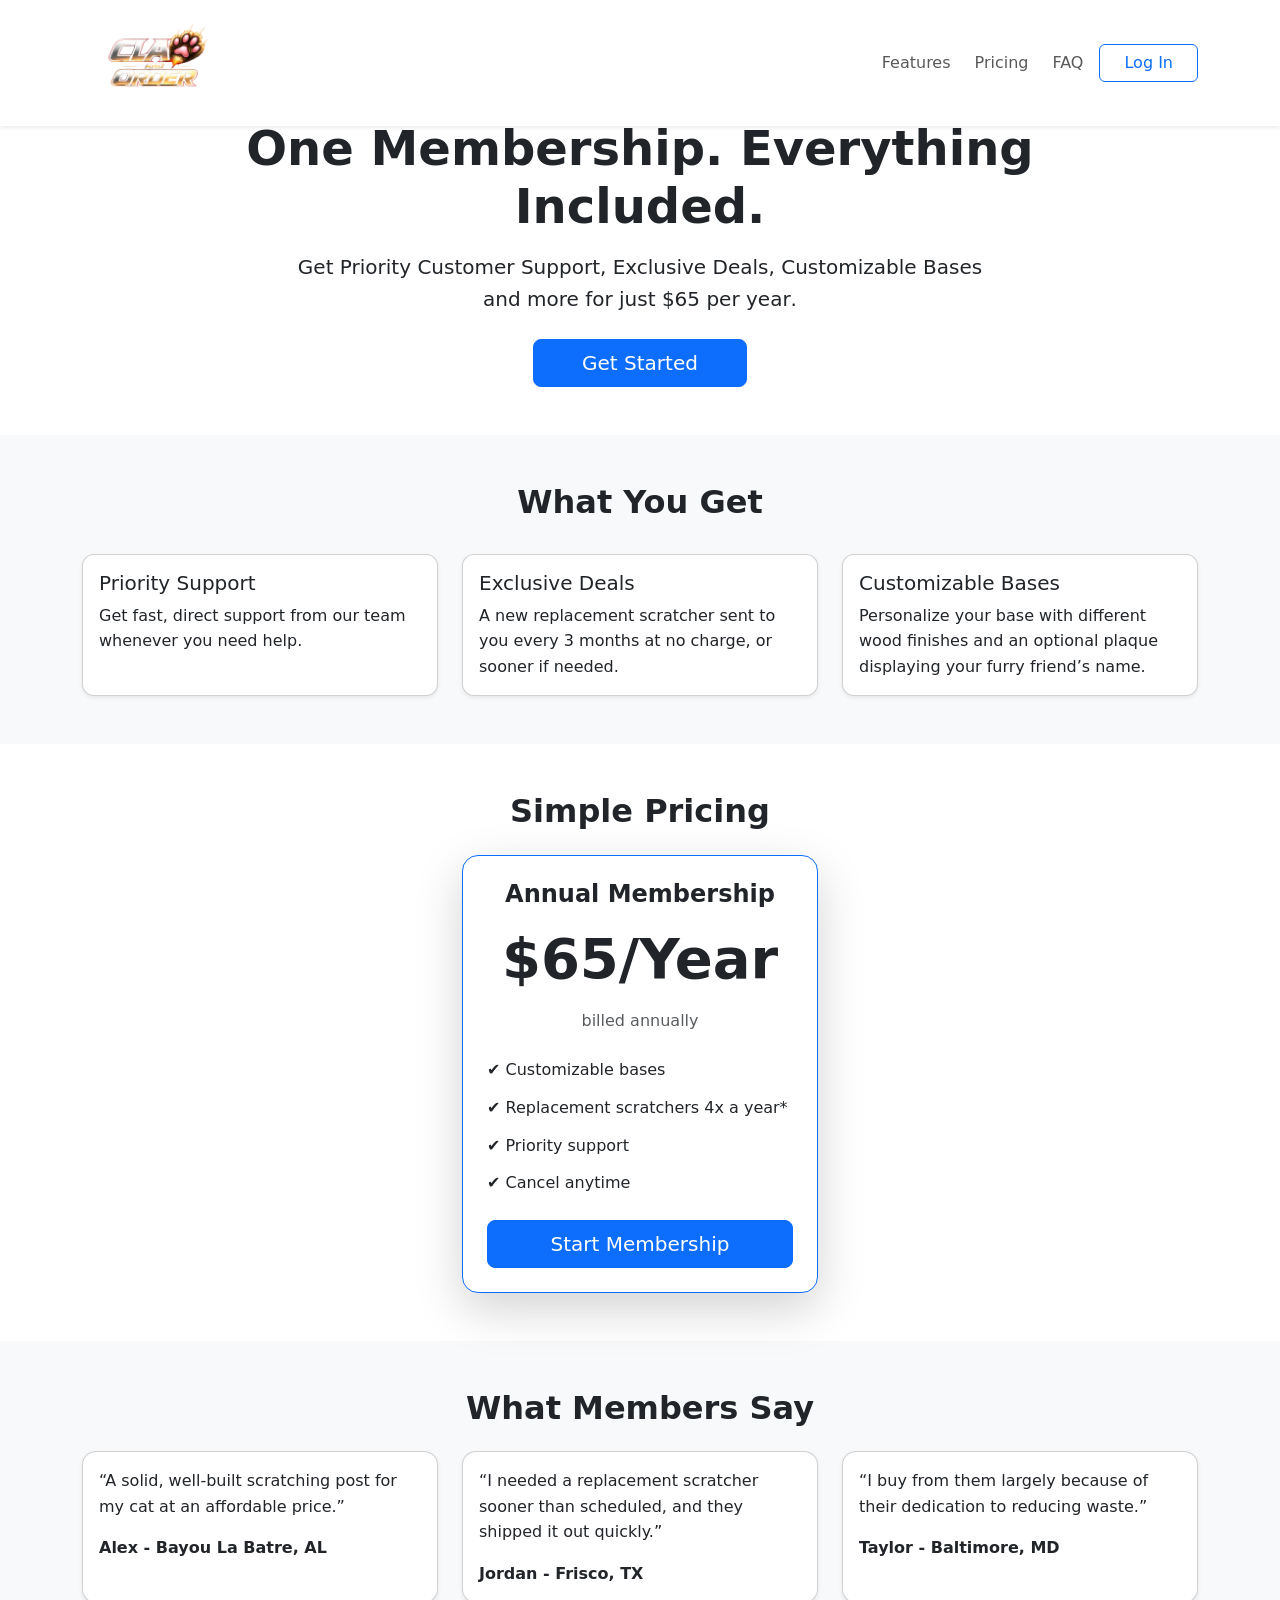
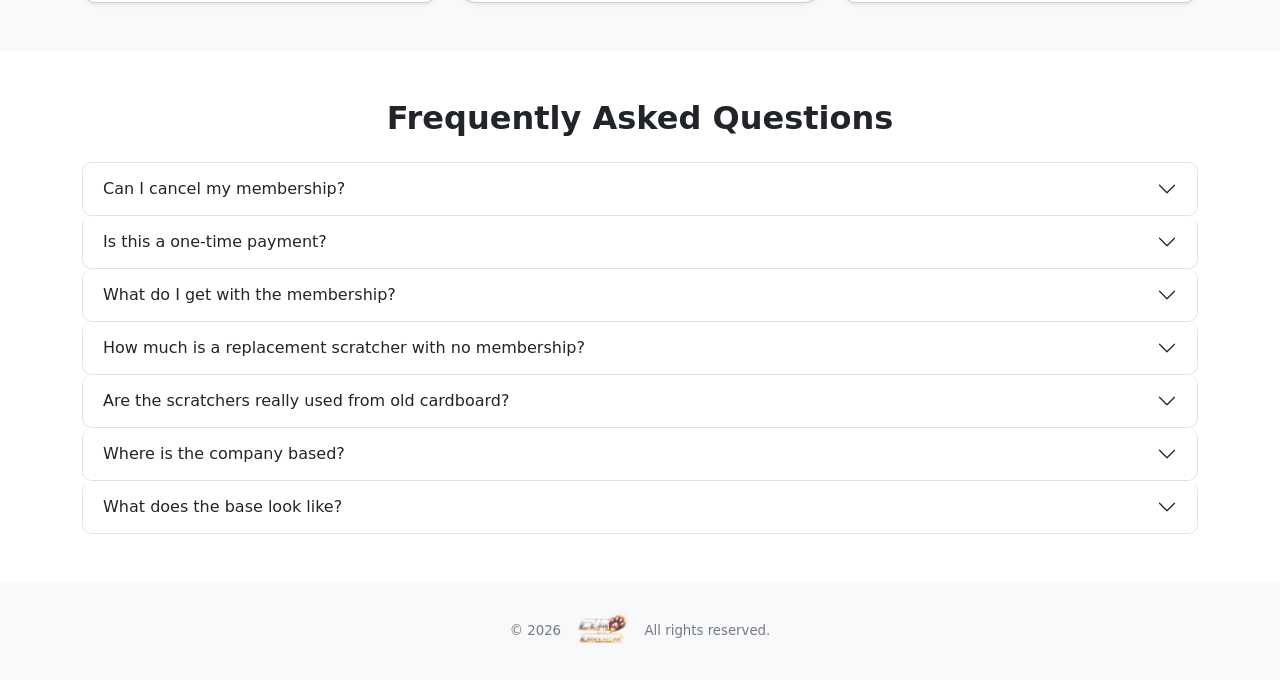
<file: index.html>
<!DOCTYPE html>
<html lang="en">
<head>
  <meta charset="UTF-8" />
  <meta name="viewport" content="width=device-width, initial-scale=1" />
  <title>PremiumHub – $65/Year Membership</title>

  <!-- Bootstrap CSS -->
  <link
    href="https://cdn.jsdelivr.net/npm/bootstrap@5.3.3/dist/css/bootstrap.min.css"
    rel="stylesheet"
  />
  <link rel="stylesheet" href="style.css">

</head>

<body class="bg-light">

<!-- ================= NAVBAR ================= -->
<nav class="navbar navbar-expand-lg navbar-light bg-white shadow-sm fixed-top">
  <div class="container">
    <a class="navbar-brand fw-bold" href="#"><img src="claw-and-order.png" alt="Claw and Order" height="100px"></a>

    <button
      class="navbar-toggler"
      type="button"
      data-bs-toggle="collapse"
      data-bs-target="#navbarNav"
      aria-controls="navbarNav"
      aria-expanded="false"
      aria-label="Toggle navigation"
    >
      <span class="navbar-toggler-icon"></span>
    </button>

    <div class="collapse navbar-collapse" id="navbarNav">
      <ul class="navbar-nav ms-auto align-items-lg-center gap-2">
        <li class="nav-item"><a class="nav-link" href="#features">Features</a></li>
        <li class="nav-item"><a class="nav-link" href="#pricing">Pricing</a></li>
        <li class="nav-item"><a class="nav-link" href="#faq">FAQ</a></li>
        <li class="nav-item">
          <a class="btn btn-outline-primary px-4" href="#">Log In</a>
        </li>
      </ul>
    </div>
  </div>
</nav>

<!-- spacing for fixed navbar -->
<div style="height: 72px;"></div>

<!-- ================= HERO ================= -->
<section class="py-5 text-center bg-white">
  <div class="container">
    <h1 class="fw-bold display-5">
      One Membership. Everything Included.
    </h1>
    <p class="lead mt-3 mb-4">
      Get Priority Customer Support, Exclusive Deals, Customizable Bases and more 
      for just <strong>$65 per year</strong>.
    </p>
    <a href="#pricing" class="btn btn-primary btn-lg px-5">
      Get Started
    </a>
  </div>
</section>

<!-- ================= FEATURES ================= -->
<section id="features" class="py-5">
  <div class="container">
    <div class="row text-center mb-4">
      <h2 class="fw-bold">What You Get</h2>
    </div>

    <div class="row g-4">
      <div class="col-md-4">
        <div class="card h-100 shadow-sm">
          <div class="card-body">
            <h5 class="card-title">Priority Support</h5>
            <p class="card-text">
              Get fast, direct support from our team whenever you need help.
            </p>
          </div>
        </div>
      </div>

      <div class="col-md-4">
        <div class="card h-100 shadow-sm">
          <div class="card-body">
            <h5 class="card-title">Exclusive Deals</h5>
            <p class="card-text">
              A new replacement scratcher sent to you every 3 months at no charge, or sooner if needed.
            </p>
          </div>
        </div>
      </div>

      <div class="col-md-4">
        <div class="card h-100 shadow-sm">
          <div class="card-body">
            <h5 class="card-title">Customizable Bases</h5>
            <p class="card-text">
              Personalize your base with different wood finishes and an optional plaque displaying your furry friend’s name.
            </p>
          </div>
        </div>
      </div>
    </div>
  </div>
</section>

<!-- ================= PRICING ================= -->
<section id="pricing" class="py-5 bg-white">
  <div class="container text-center">
    <h2 class="fw-bold mb-4">Simple Pricing</h2>

    <div class="row justify-content-center">
      <div class="col-md-6 col-lg-4">
        <div class="card shadow-lg border-primary">
          <div class="card-body p-4">
            <h4 class="fw-bold">Annual Membership</h4>
            <h1 class="display-4 fw-bold my-3">$65/Year</h1>
            <p class="text-muted">billed annually</p>

            <ul class="list-unstyled text-start my-4">
              <li>✔ Customizable bases</li>
              <li>✔ Replacement scratchers 4x a year*</li>
              <li>✔ Priority support</li>
              <li>✔ Cancel anytime</li>
            </ul>

            <a href="signup.html" class="btn btn-primary btn-lg w-100">
              Start Membership
            </a>
          </div>
        </div>
      </div>
    </div>
  </div>
</section>

<!-- ================= TESTIMONIALS ================= -->
<section class="py-5">
  <div class="container">
    <h2 class="fw-bold text-center mb-4">What Members Say</h2>

    <div class="row g-4">
      <div class="col-md-4">
        <div class="card h-100 shadow-sm">
          <div class="card-body">
            <p>
              “A solid, well-built scratching post for my cat at an affordable price.”
            </p>
            <strong>Alex - Bayou La Batre, AL</strong>
          </div>
        </div>
      </div>

      <div class="col-md-4">
        <div class="card h-100 shadow-sm">
          <div class="card-body">
            <p>
              “I needed a replacement scratcher sooner than scheduled, and they shipped it out quickly.”
            </p>
            <strong>Jordan - Frisco, TX</strong>
          </div>
        </div>
      </div>

      <div class="col-md-4">
        <div class="card h-100 shadow-sm">
          <div class="card-body">
            <p>
              “I buy from them largely because of their dedication to reducing waste.”
            </p>
            <strong>Taylor - Baltimore, MD</strong>
          </div>
        </div>
      </div>
    </div>
  </div>
</section>

<!-- ================= FAQ ================= -->
<section id="faq" class="py-5 bg-white">
  <div class="container">
    <h2 class="fw-bold text-center mb-4">Frequently Asked Questions</h2>

    <div class="accordion" id="faqAccordion">

      <!-- FAQ 1 -->
      <div class="accordion-item">
        <h2 class="accordion-header" id="headingOne">
          <button
            class="accordion-button collapsed"
            type="button"
            data-bs-toggle="collapse"
            data-bs-target="#faqOne"
            aria-expanded="false"
            aria-controls="faqOne"
          >
            Can I cancel my membership?
          </button>
        </h2>

        <div
          id="faqOne"
          class="accordion-collapse collapse"
          aria-labelledby="headingOne"
          data-bs-parent="#faqAccordion"
        >
          <div class="accordion-body">
            Yes, you may cancel your membership at anytime.
          </div>
        </div>
      </div>

      <!-- FAQ 2 -->
      <div class="accordion-item">
        <h2 class="accordion-header" id="headingTwo">
          <button
            class="accordion-button collapsed"
            type="button"
            data-bs-toggle="collapse"
            data-bs-target="#faqTwo"
            aria-expanded="false"
            aria-controls="faqTwo"
          >
            Is this a one-time payment?
          </button>
        </h2>

        <div
          id="faqTwo"
          class="accordion-collapse collapse"
          aria-labelledby="headingTwo"
          data-bs-parent="#faqAccordion"
        >
          <div class="accordion-body">
            The membership is billed annually at $65/year or $5.33/month.
          </div>
        </div>
      </div>

      <!-- FAQ 3 -->
      <div class="accordion-item">
        <h2 class="accordion-header" id="headingThree">
          <button
            class="accordion-button collapsed"
            type="button"
            data-bs-toggle="collapse"
            data-bs-target="#faqThree"
            aria-expanded="false"
            aria-controls="faqThree"
          >
            What do I get with the membership?
          </button>
        </h2>

        <div
          id="faqThree"
          class="accordion-collapse collapse"
          aria-labelledby="headingThree"
          data-bs-parent="#faqAccordion"
        >
          <div class="accordion-body">
            You get a new scratcher replacement for your base every 3 months or sooner if needed, along with exclusive discounts and the option to customize your bases.
          </div>
        </div>
      </div>
      
      <div class="accordion-item">
        <h2 class="accordion-header" id="headingFour">
          <button
            class="accordion-button collapsed"
            type="button"
            data-bs-toggle="collapse"
            data-bs-target="#faqFour"
            aria-expanded="false"
            aria-controls="faqFour"
          >
            How much is a replacement scratcher with no membership?
          </button>
        </h2>

        <div
          id="faqFour"
          class="accordion-collapse collapse"
          aria-labelledby="headingFour"
          data-bs-parent="#faqAccordion"
        >
          <div class="accordion-body">
            $5.
          </div>
        </div>
      </div>




       <div class="accordion-item">
        <h2 class="accordion-header" id="headingFive">
          <button
            class="accordion-button collapsed"
            type="button"
            data-bs-toggle="collapse"
            data-bs-target="#faqFive"
            aria-expanded="false"
            aria-controls="faqFive"
          >
            Are the scratchers really used from old cardboard?
          </button>
        </h2>

        <div
          id="faqFive"
          class="accordion-collapse collapse"
          aria-labelledby="headingFive"
          data-bs-parent="#faqAccordion"
        >
          <div class="accordion-body">
            We maintain Waste Diversion Agreements with multiple companies to collect and repurpose their scrap cardboard. This provides the raw materials used to manufacture our scratchers, allowing us to offer them at a lower cost. At the same time, this process helps each partner company reduce its overall carbon footprint.
          </div>
        </div>
      </div>



      <div class="accordion-item">
        <h2 class="accordion-header" id="headingSix">
          <button
            class="accordion-button collapsed"
            type="button"
            data-bs-toggle="collapse"
            data-bs-target="#faqSix"
            aria-expanded="false"
            aria-controls="faqSix"
          >
            Where is the company based?
          </button>
        </h2>

        <div
          id="faqSix"
          class="accordion-collapse collapse"
          aria-labelledby="headingSix"
          data-bs-parent="#faqAccordion"
        >
          <div class="accordion-body">
            We are a U.S.-based company, proudly manufacturing locally in Silicon Valley, California.
          </div>
        </div>
      </div>


      <div class="accordion-item">
        <h2 class="accordion-header" id="headingSeven">
          <button
            class="accordion-button collapsed"
            type="button"
            data-bs-toggle="collapse"
            data-bs-target="#faqSeven"
            aria-expanded="false"
            aria-controls="faqSeven"
          >
            What does the base look like?
          </button>
        </h2>

        <div
          id="faqSeven"
          class="accordion-collapse collapse"
          aria-labelledby="headingSeven"
          data-bs-parent="#faqAccordion"
        >
          <div class="accordion-body">
            <img src="bases.png">
          </div>
        </div>
      </div>


    </div>
  </div>
</section>

<!-- ================= FOOTER ================= -->
<footer class="py-4 text-center text-muted bg-light">
  <div class="container">
    <small>© 2026 <img src="claw-and-order.png" alt="Claw and Order" height="50px">
 All rights reserved.</small>
  </div>
</footer>

<!-- Bootstrap JS -->
<script src="https://cdn.jsdelivr.net/npm/bootstrap@5.3.3/dist/js/bootstrap.bundle.min.js"></script>

</body>
</html>
</file>
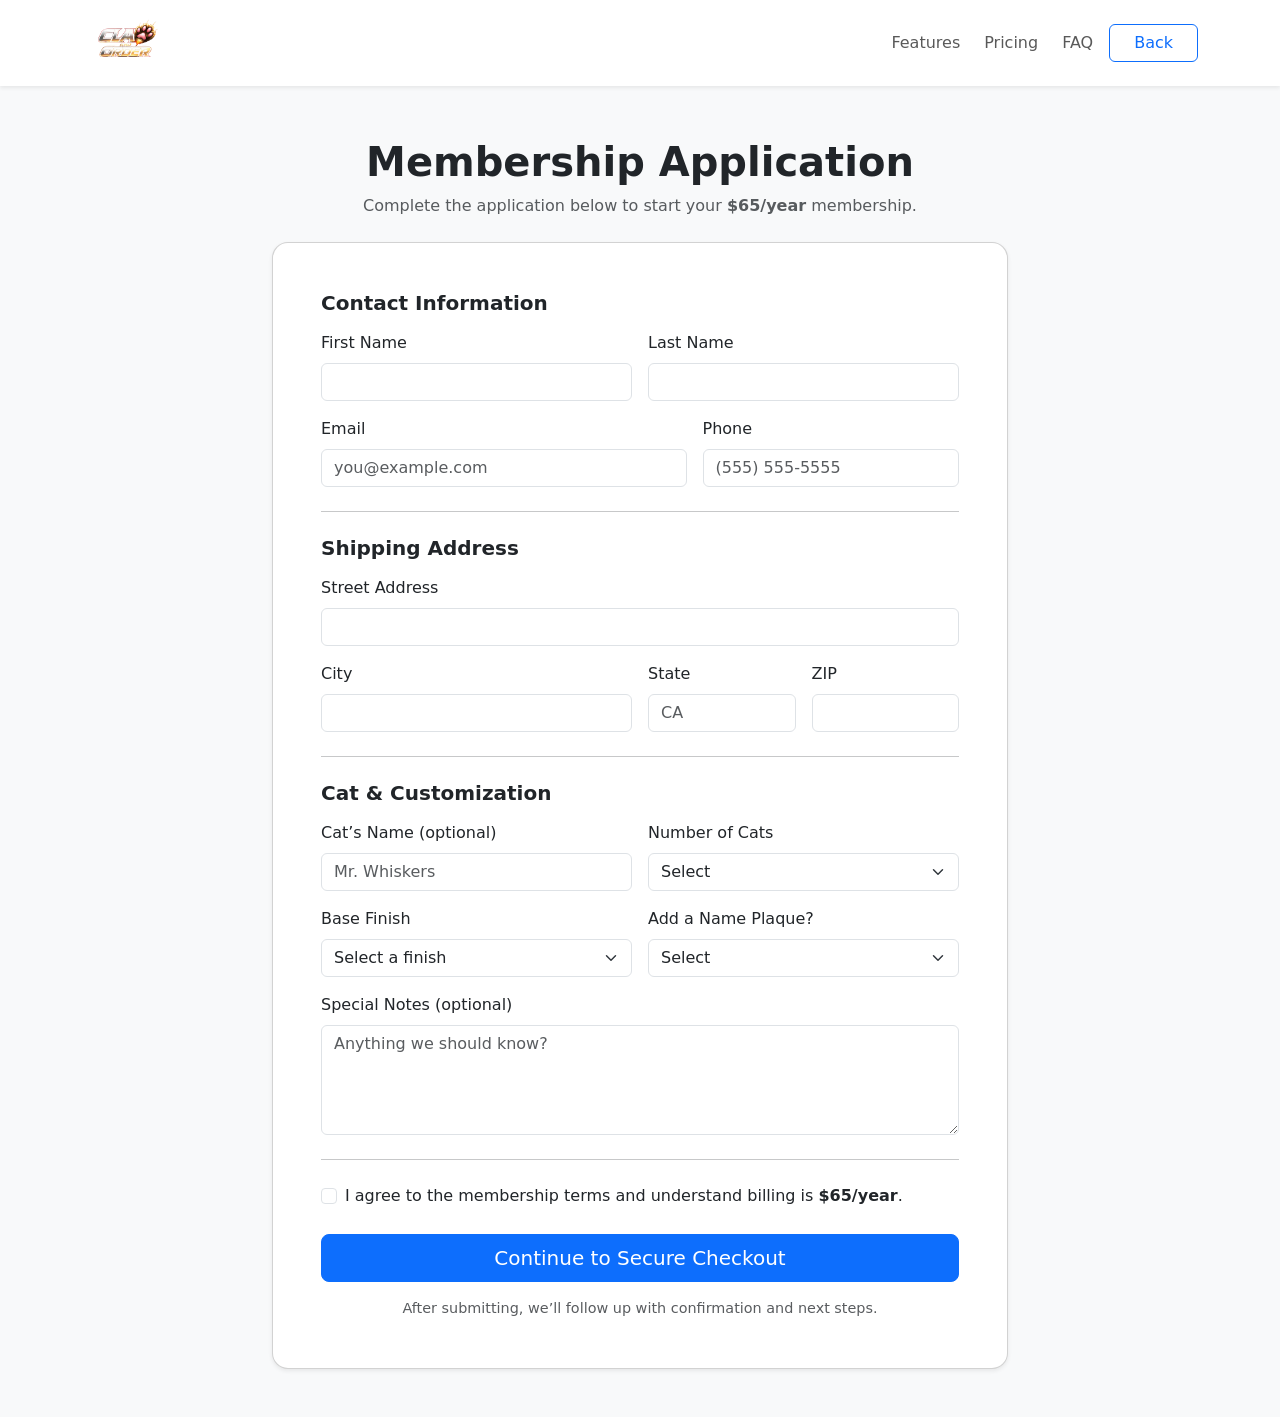
<file: signup.html>
<!DOCTYPE html>
<html lang="en">
<head>
  <meta charset="UTF-8" />
  <meta name="viewport" content="width=device-width, initial-scale=1" />
  <title>Claw &amp; Order — Membership Application</title>

  <!-- Bootstrap CSS -->
  <link
    href="https://cdn.jsdelivr.net/npm/bootstrap@5.3.3/dist/css/bootstrap.min.css"
    rel="stylesheet"
  />

  <style>
    body { padding-top: 90px; }
    .card { border-radius: 1rem; }
  </style>
</head>

<body class="bg-light">

<!-- ================= NAVBAR ================= -->
<nav class="navbar navbar-expand-lg navbar-light bg-white shadow-sm fixed-top">
  <div class="container">
    <a class="navbar-brand d-flex align-items-center" href="index.html">
      <img src="claw-and-order.png" alt="Claw & Order" height="60" class="me-2">
    </a>

    <button
      class="navbar-toggler"
      type="button"
      data-bs-toggle="collapse"
      data-bs-target="#navbarNav"
      aria-controls="navbarNav"
      aria-expanded="false"
      aria-label="Toggle navigation"
    >
      <span class="navbar-toggler-icon"></span>
    </button>

    <div class="collapse navbar-collapse" id="navbarNav">
      <ul class="navbar-nav ms-auto align-items-lg-center gap-2">
        <li class="nav-item"><a class="nav-link" href="index.html#features">Features</a></li>
        <li class="nav-item"><a class="nav-link" href="index.html#pricing">Pricing</a></li>
        <li class="nav-item"><a class="nav-link" href="index.html#faq">FAQ</a></li>
        <li class="nav-item"><a class="btn btn-outline-primary px-4" href="mycode.html">Back</a></li>
      </ul>
    </div>
  </div>
</nav>

<!-- ================= FORM ================= -->
<section class="py-5">
  <div class="container">
    <div class="row justify-content-center">
      <div class="col-lg-8">

        <div class="text-center mb-4">
          <h1 class="fw-bold">Membership Application</h1>
          <p class="text-muted mb-0">
            Complete the application below to start your <strong>$65/year</strong> membership.
          </p>
        </div>

        <div class="card shadow-sm">
          <div class="card-body p-4 p-md-5">

            <form class="needs-validation" novalidate>

              <!-- Contact Info -->
              <h5 class="fw-bold mb-3">Contact Information</h5>
              <div class="row g-3">
                <div class="col-md-6">
                  <label class="form-label">First Name</label>
                  <input type="text" class="form-control" required>
                  <div class="invalid-feedback">Please enter your first name.</div>
                </div>

                <div class="col-md-6">
                  <label class="form-label">Last Name</label>
                  <input type="text" class="form-control" required>
                  <div class="invalid-feedback">Please enter your last name.</div>
                </div>

                <div class="col-md-7">
                  <label class="form-label">Email</label>
                  <input type="email" class="form-control" placeholder="you@example.com" required>
                  <div class="invalid-feedback">Please enter a valid email.</div>
                </div>

                <div class="col-md-5">
                  <label class="form-label">Phone</label>
                  <input type="tel" class="form-control" placeholder="(555) 555-5555" required>
                  <div class="invalid-feedback">Please enter a phone number.</div>
                </div>
              </div>

              <hr class="my-4">

              <!-- Shipping -->
              <h5 class="fw-bold mb-3">Shipping Address</h5>
              <div class="row g-3">
                <div class="col-12">
                  <label class="form-label">Street Address</label>
                  <input type="text" class="form-control" required>
                  <div class="invalid-feedback">Please enter your street address.</div>
                </div>

                <div class="col-md-6">
                  <label class="form-label">City</label>
                  <input type="text" class="form-control" required>
                  <div class="invalid-feedback">Please enter your city.</div>
                </div>

                <div class="col-md-3">
                  <label class="form-label">State</label>
                  <input type="text" class="form-control" maxlength="2" placeholder="CA" required>
                  <div class="invalid-feedback">Please enter your state.</div>
                </div>

                <div class="col-md-3">
                  <label class="form-label">ZIP</label>
                  <input type="text" class="form-control" required>
                  <div class="invalid-feedback">Please enter your ZIP code.</div>
                </div>
              </div>

              <hr class="my-4">

              <!-- Pet / Product Preferences -->
              <h5 class="fw-bold mb-3">Cat &amp; Customization</h5>
              <div class="row g-3">
                <div class="col-md-6">
                  <label class="form-label">Cat’s Name (optional)</label>
                  <input type="text" class="form-control" placeholder="Mr. Whiskers">
                </div>

                <div class="col-md-6">
                  <label class="form-label">Number of Cats</label>
                  <select class="form-select" required>
                    <option value="" selected disabled>Select</option>
                    <option>1</option>
                    <option>2</option>
                    <option>3</option>
                    <option>4+</option>
                  </select>
                  <div class="invalid-feedback">Please select an option.</div>
                </div>

                <div class="col-md-6">
                  <label class="form-label">Base Finish</label>
                  <select class="form-select" required>
                    <option value="" selected disabled>Select a finish</option>
                    <option>Natural</option>
                    <option>Walnut</option>
                    <option>Espresso</option>
                    <option>White</option>
                    <option>Black</option>
                  </select>
                  <div class="invalid-feedback">Please choose a base finish.</div>
                </div>

                <div class="col-md-6">
                  <label class="form-label">Add a Name Plaque?</label>
                  <select class="form-select" id="plaqueChoice" required>
                    <option value="" selected disabled>Select</option>
                    <option value="no">No</option>
                    <option value="yes">Yes</option>
                  </select>
                  <div class="invalid-feedback">Please select an option.</div>
                </div>

                <div class="col-12" id="plaqueNameWrap" style="display:none;">
                  <label class="form-label">Plaque Name</label>
                  <input type="text" class="form-control" id="plaqueName" placeholder="Name on plaque">
                  <div class="form-text">Enter exactly how you want it engraved.</div>
                </div>

                <div class="col-12">
                  <label class="form-label">Special Notes (optional)</label>
                  <textarea class="form-control" rows="4" placeholder="Anything we should know?"></textarea>
                </div>
              </div>

              <hr class="my-4">

              <!-- Agreement -->
              <div class="form-check">
                <input class="form-check-input" type="checkbox" id="terms" required>
                <label class="form-check-label" for="terms">
                  I agree to the membership terms and understand billing is <strong>$65/year</strong>.
                </label>
                <div class="invalid-feedback">You must agree before submitting.</div>
              </div>

              <a href="https://buy.stripe.com/aFafZjbnK6Jj2Mp5G02Fa00" class="btn btn-primary btn-lg w-100 mt-4" target="_blank" rel="noopener noreferrer">
  Continue to Secure Checkout
</a>


              <p class="text-muted text-center mt-3 mb-0" style="font-size: .9rem;">
                After submitting, we’ll follow up with confirmation and next steps.
              </p>

            </form>

          </div>
        </div>

      </div>
    </div>
  </div>
</section>

<!-- Bootstrap JS -->
<script src="https://cdn.jsdelivr.net/npm/bootstrap@5.3.3/dist/js/bootstrap.bundle.min.js"></script>

<script>
  // Show/hide plaque name field
  const plaqueChoice = document.getElementById("plaqueChoice");
  const plaqueNameWrap = document.getElementById("plaqueNameWrap");
  const plaqueName = document.getElementById("plaqueName");

  plaqueChoice.addEventListener("change", () => {
    const isYes = plaqueChoice.value === "yes";
    plaqueNameWrap.style.display = isYes ? "block" : "none";
    plaqueName.required = isYes;
    if (!isYes) plaqueName.value = "";
  });

  // Bootstrap validation
  (() => {
    const forms = document.querySelectorAll(".needs-validation");
    Array.from(forms).forEach((form) => {
      form.addEventListener("submit", (event) => {
        if (!form.checkValidity()) {
          event.preventDefault();
          event.stopPropagation();
        } else {
          event.preventDefault();
          alert("Application submitted! (Hook this up to your backend or payment page next.)");
        }
        form.classList.add("was-validated");
      }, false);
    });
  })();
</script>

</body>
</html>
</file>
<file: style.css>
/* =====================
   BASE RESET & SAFETY
===================== */

*,
*::before,
*::after {
    box-sizing: border-box;
}

html, body {
    width: 100%;
    overflow-x: hidden;
}

/* =====================
   TYPOGRAPHY
===================== */

body {
    font-family: system-ui, -apple-system, BlinkMacSystemFont, "Segoe UI",
        Roboto, sans-serif;
    line-height: 1.6;
    color: #212529;
    background-color: #f8f9fa;
}

h1, h2, h3, h4, h5 {
    line-height: 1.2;
}

/* =====================
   NAVBAR
===================== */

.navbar-brand {
    font-size: 1.25rem;
    letter-spacing: 0.2px;
}

.navbar .nav-link {
    font-weight: 500;
}


  



/* =====================
   HERO SECTION
===================== */

section:first-of-type {
    padding-top: clamp(3rem, 6vw, 5rem);
    padding-bottom: clamp(3rem, 6vw, 5rem);
}

section:first-of-type h1 {
    max-width: 900px;
    margin-inline: auto;
}

section:first-of-type p {
    max-width: 720px;
    margin-inline: auto;
}

/* =====================
   FEATURES
===================== */

#features .card {
    border-radius: 12px;
    transition: transform 0.2s ease, box-shadow 0.2s ease;
}

#features .card:hover {
    transform: translateY(-4px);
    box-shadow: 0 12px 30px rgba(0, 0, 0, 0.08);
}

/* =====================
   PRICING
===================== */

#pricing .card {
    border-radius: 16px;
}

#pricing h1 {
    font-size: clamp(2.5rem, 6vw, 3.5rem);
}

#pricing ul li {
    margin-bottom: 0.75rem;
}

/* =====================
   TESTIMONIALS
===================== */

section:not(#features):not(#pricing):not(#faq) .card {
    border-radius: 14px;
}

/* =====================
   FAQ
===================== */

#faq .accordion-button {
    font-weight: 500;
}

#faq .accordion-item {
    border-radius: 10px;
    overflow: hidden;
}

/* =====================
   FOOTER
===================== */

footer {
    font-size: 0.95rem;
}

footer small {
    opacity: 0.8;
}

/* =====================
   SPACING SAFETY
===================== */

section {
    scroll-margin-top: 90px;
}

/* =====================
   MOBILE TWEAKS
===================== */

@media (max-width: 576px) {

    .navbar-brand {
        font-size: 1.1rem;
    }

    h1.display-5 {
        font-size: 2rem;
    }

    .btn-lg {
        padding: 0.75rem 1.25rem;
        font-size: 1rem;
    }

    #pricing .card {
        margin-inline: 0.5rem;
    }
}

/* =====================
   LARGE SCREENS
===================== */

@media (min-width: 1400px) {
    .container {
        max-width: 1140px;
    }
}
</file>
